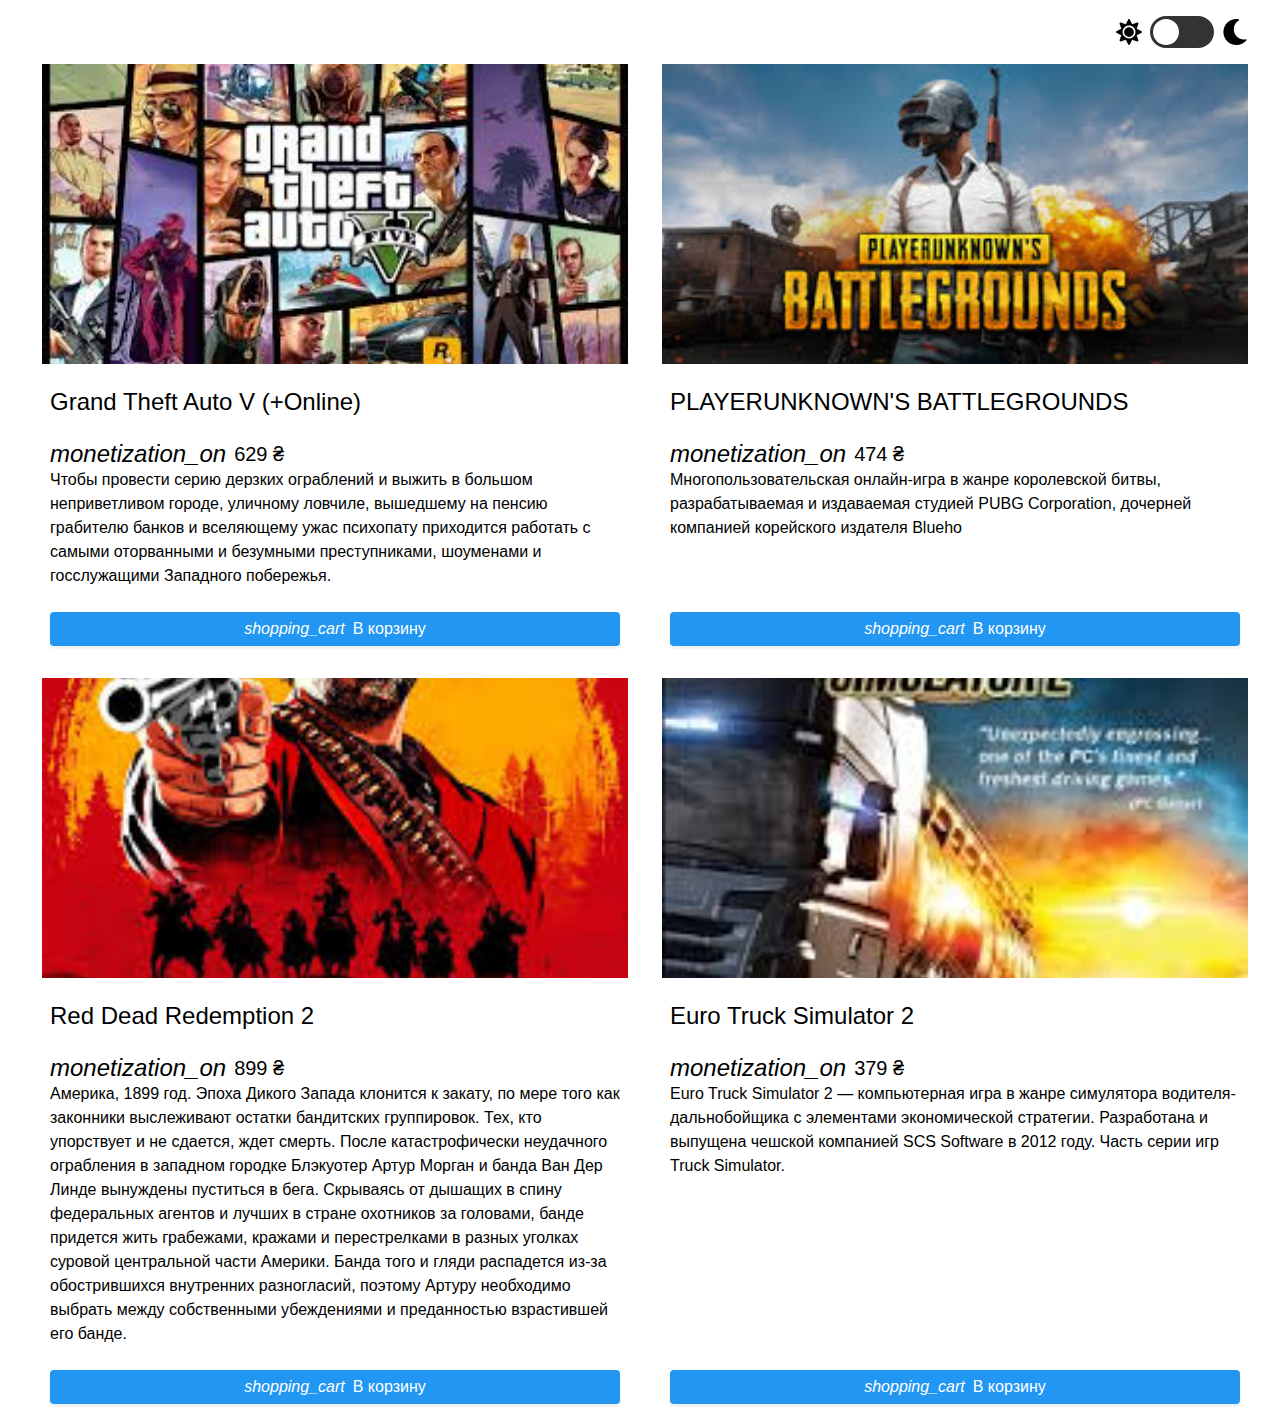
<file: index.html>
<!doctype html><html lang="en"><head><meta charset="UTF-8"><meta name="viewport" content="width=device-width,initial-scale=1"><title>researcher</title><link href="style.css" rel="stylesheet"></head><body><section class="module-10"><div class="toolbar"><div class="theme-switch"><svg aria-hidden="true" data-prefix="fas" data-icon="sun" role="img" xmlns="http://www.w3.org/2000/svg" viewBox="0 0 512 512" class="theme-switch__icon"><path fill="currentColor" d="M256 160c-52.9 0-96 43.1-96 96s43.1 96 96 96 96-43.1 96-96-43.1-96-96-96zm246.4 80.5l-94.7-47.3 33.5-100.4c4.5-13.6-8.4-26.5-21.9-21.9l-100.4 33.5-47.4-94.8c-6.4-12.8-24.6-12.8-31 0l-47.3 94.7L92.7 70.8c-13.6-4.5-26.5 8.4-21.9 21.9l33.5 100.4-94.7 47.4c-12.8 6.4-12.8 24.6 0 31l94.7 47.3-33.5 100.5c-4.5 13.6 8.4 26.5 21.9 21.9l100.4-33.5 47.3 94.7c6.4 12.8 24.6 12.8 31 0l47.3-94.7 100.4 33.5c13.6 4.5 26.5-8.4 21.9-21.9l-33.5-100.4 94.7-47.3c13-6.5 13-24.7.2-31.1zm-155.9 106c-49.9 49.9-131.1 49.9-181 0-49.9-49.9-49.9-131.1 0-181 49.9-49.9 131.1-49.9 181 0 49.9 49.9 49.9 131.1 0 181z"></path></svg><div class="switch"><input class="switch__input js-switch-input" type="checkbox" name="theme" id="theme-switch-control"> <label aria-hidden="true" class="switch__label" for="theme-switch-control">On</label><div aria-hidden="true" class="switch__marker"></div></div><svg aria-hidden="true" data-prefix="fas" data-icon="moon" role="img" xmlns="http://www.w3.org/2000/svg" viewBox="0 0 512 512" class="theme-switch__icon"><path fill="currentColor" d="M283.211 512c78.962 0 151.079-35.925 198.857-94.792 7.068-8.708-.639-21.43-11.562-19.35-124.203 23.654-238.262-71.576-238.262-196.954 0-72.222 38.662-138.635 101.498-174.394 9.686-5.512 7.25-20.197-3.756-22.23A258.156 258.156 0 0 0 283.211 0c-141.309 0-256 114.511-256 256 0 141.309 114.511 256 256 256z"></path></svg></div></div><ul class="menu js-menu"></ul></section><main></main><script src="main.bundle.js"></script></body></html>
</file>
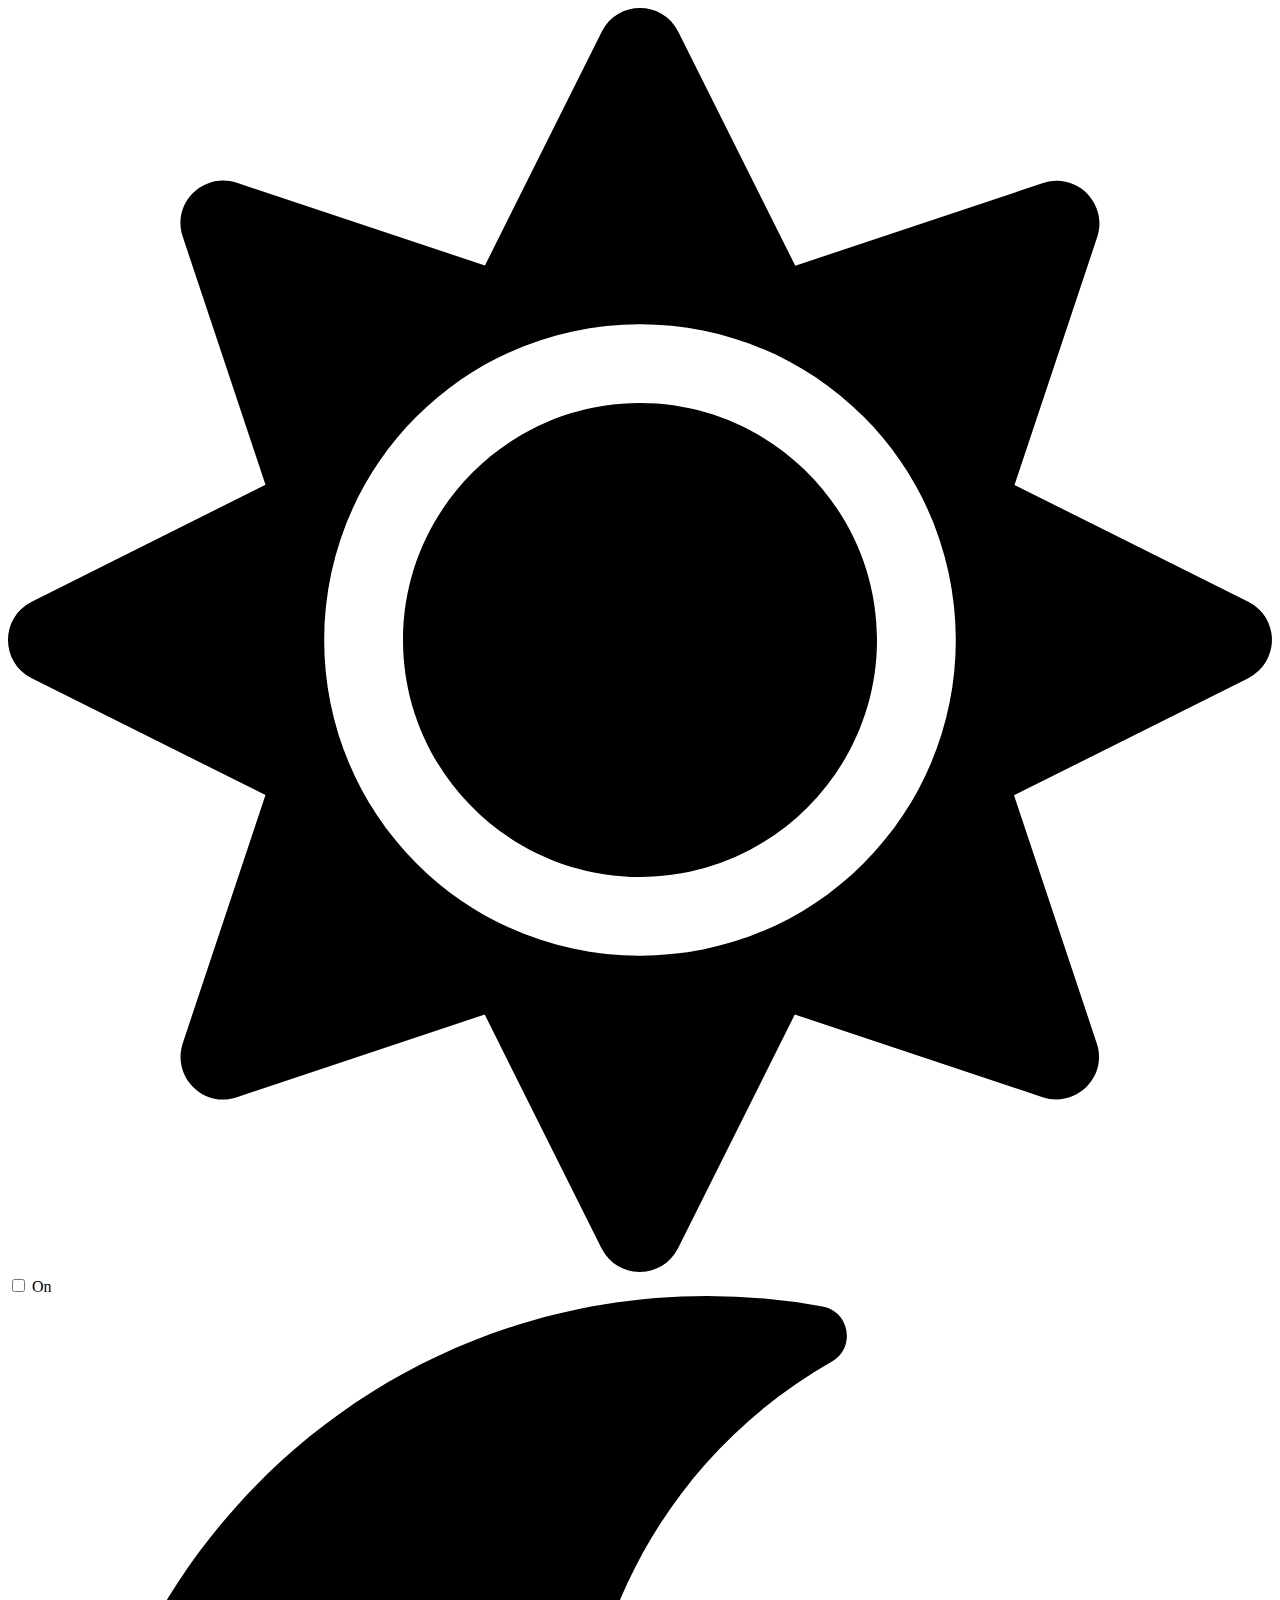
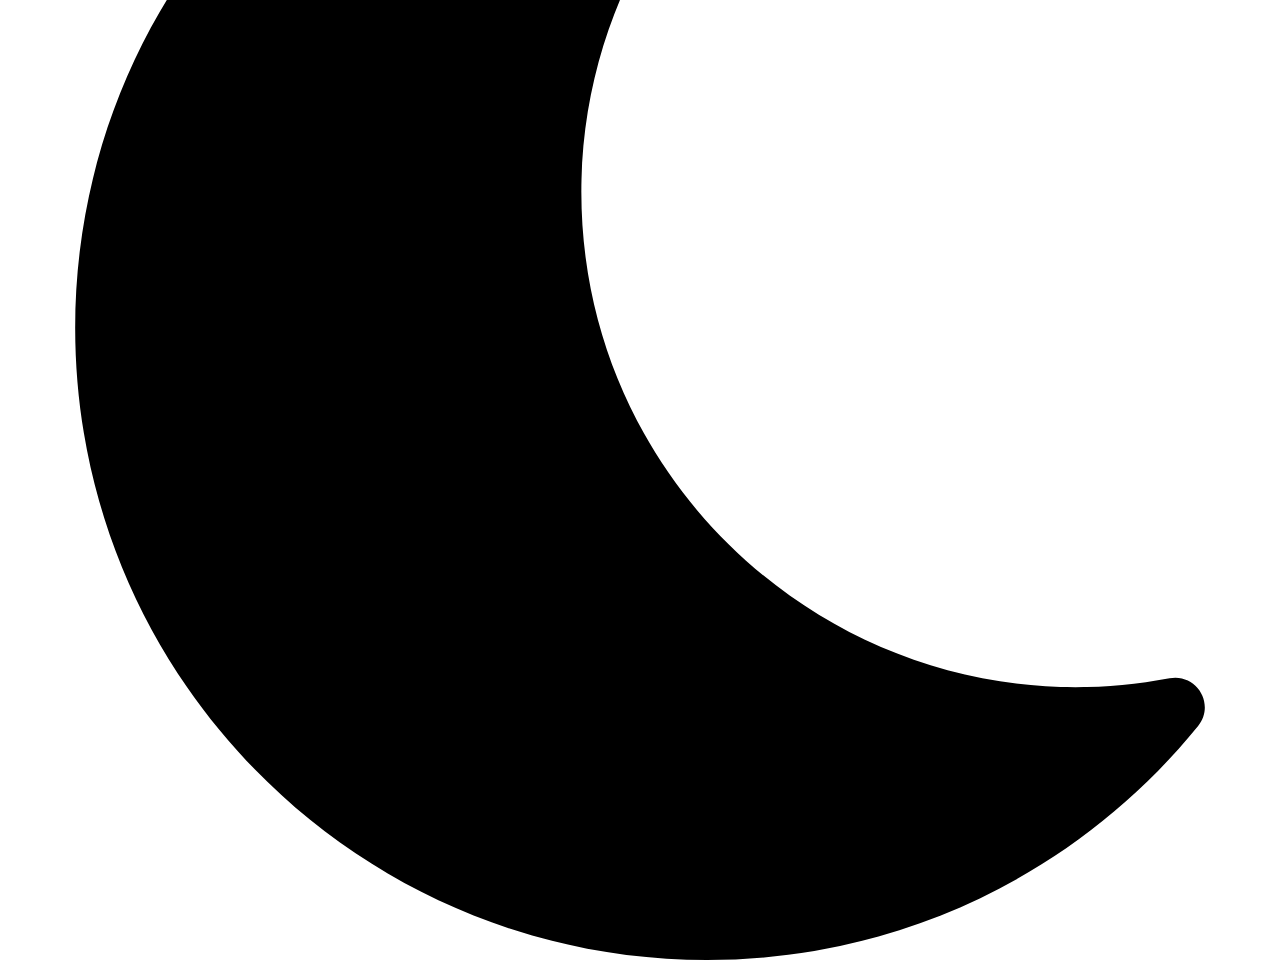
<file: src/index.html>
<!DOCTYPE html>
<html lang="en">
  <head>
    <meta charset="UTF-8" />
    <meta name="viewport" content="width=device-width, initial-scale=1.0" />
    <title>researcher</title>
  </head>

  <body>
    <section class="module-10">
      <div class="toolbar">
        <!-- Разметка переключателя темы -->
        <div class="theme-switch">
          <svg
            aria-hidden="true"
            data-prefix="fas"
            data-icon="sun"
            role="img"
            xmlns="http://www.w3.org/2000/svg"
            viewBox="0 0 512 512"
            class="theme-switch__icon"
          >
            <path
              fill="currentColor"
              d="M256 160c-52.9 0-96 43.1-96 96s43.1 96 96 96 96-43.1 96-96-43.1-96-96-96zm246.4 80.5l-94.7-47.3 33.5-100.4c4.5-13.6-8.4-26.5-21.9-21.9l-100.4 33.5-47.4-94.8c-6.4-12.8-24.6-12.8-31 0l-47.3 94.7L92.7 70.8c-13.6-4.5-26.5 8.4-21.9 21.9l33.5 100.4-94.7 47.4c-12.8 6.4-12.8 24.6 0 31l94.7 47.3-33.5 100.5c-4.5 13.6 8.4 26.5 21.9 21.9l100.4-33.5 47.3 94.7c6.4 12.8 24.6 12.8 31 0l47.3-94.7 100.4 33.5c13.6 4.5 26.5-8.4 21.9-21.9l-33.5-100.4 94.7-47.3c13-6.5 13-24.7.2-31.1zm-155.9 106c-49.9 49.9-131.1 49.9-181 0-49.9-49.9-49.9-131.1 0-181 49.9-49.9 131.1-49.9 181 0 49.9 49.9 49.9 131.1 0 181z"
            ></path>
          </svg>

          <div class="switch">
            <input
              class="switch__input js-switch-input"
              type="checkbox"
              name="theme"
              id="theme-switch-control"
            />
            <label
              aria-hidden="true"
              class="switch__label"
              for="theme-switch-control"
              >On</label
            >
            <div aria-hidden="true" class="switch__marker"></div>
          </div>

          <svg
            aria-hidden="true"
            data-prefix="fas"
            data-icon="moon"
            role="img"
            xmlns="http://www.w3.org/2000/svg"
            viewBox="0 0 512 512"
            class="theme-switch__icon"
          >
            <path
              fill="currentColor"
              d="M283.211 512c78.962 0 151.079-35.925 198.857-94.792 7.068-8.708-.639-21.43-11.562-19.35-124.203 23.654-238.262-71.576-238.262-196.954 0-72.222 38.662-138.635 101.498-174.394 9.686-5.512 7.25-20.197-3.756-22.23A258.156 258.156 0 0 0 283.211 0c-141.309 0-256 114.511-256 256 0 141.309 114.511 256 256 256z"
            ></path>
          </svg>
        </div>
      </div>

      <!-- В этот список рендери разметку меню -->
      <ul class="menu js-menu"></ul>
    </section>
    <main></main>
  </body>
</html>
</file>
<file: style.css>
*{padding:0;margin:0}a{text-decoration:none}ul{list-style:none}.container{max-width:1800px;margin:0 auto;padding:15px}.header,nav,ul{display:flex;flex-flow:row;justify-content:space-between}li{margin-left:10px}html{box-sizing:border-box;width:100vw;overflow-x:hidden}*,:after,:before{box-sizing:inherit}body{margin:0;font-family:-apple-system,BlinkMacSystemFont,Segoe UI,Roboto,Oxygen,Ubuntu,Cantarell,Open Sans,Helvetica Neue,sans-serif;transition:color .15s ease-out,background-color .15s ease-out}.light-theme{background-color:#fff;color:#333}.dark-theme{background-color:#333;color:#fff}.toolbar{display:flex;justify-content:flex-end;padding:16px 24px}.theme-switch{display:flex;align-items:center;transition:color .15s ease-in 0}.theme-switch__icon{color:currentColor;height:26px;margin-right:8px;margin-left:8px}.switch{display:flex;flex-shrink:0;align-items:center;position:relative;width:64px;height:32px;border-radius:50em;padding:3px 0}.switch__input,.switch__label{position:absolute;left:0;top:0}.switch__input{margin:0;padding:0;opacity:0;height:0;width:0;pointer-events:none}.switch__input:checked+.switch__label{background-color:#d3d3d4}.switch__input:checked+.switch__label+.switch__marker{left:calc(100% - 29px)}.switch__input:active+.switch__label,.switch__input:focus+.switch__label{box-shadow:0 0 0 3px rgba(42,109,244,.2)}.switch__label{width:100%;height:100%;color:transparent;-webkit-user-select:none;-moz-user-select:none;-ms-user-select:none;user-select:none;background-color:#333;border-radius:inherit;z-index:1;transition:background-color .15s;cursor:pointer}.switch__marker{position:relative;background-color:#fff;width:26px;height:26px;border-radius:50%;z-index:2;pointer-events:none;box-shadow:0 1px 1px rgba(0,0,0,.25);left:3px;transition:left .2s;will-change:left}.menu{padding:0;list-style:none;max-width:calc(100% - 64px);margin:0 auto;display:grid;justify-content:center;grid-template-columns:repeat(auto-fill,minmax(400px,1fr));grid-gap:24px}.card{position:relative;justify-content:space-between;height:100%;padding-bottom:8px}.card,.card__content{display:flex;flex-direction:column}.card__content{padding:8px;flex-grow:1}.card__image{height:300px;-o-object-fit:cover;object-fit:cover;max-width:100%}.card__name{margin-top:16px;margin-bottom:0;font-size:24px;font-weight:500}.card__descr{line-height:1.5;flex-grow:1}.card__price{display:flex;align-items:center;margin-top:24px;font-size:20px}.card__price i{margin-right:8px;font-size:24px}.card__button,.card__reviews{display:block;margin-top:16px}.card__button{margin-left:auto;margin-right:auto;width:calc(100% - 16px)}.tag-list{display:flex;flex-wrap:wrap;padding:0;margin:0;list-style:none}.tag-list__item{padding:4px 8px;margin:4px;border-radius:2px;background-color:#3f51b5;color:#fff}.button{display:inline-flex;align-items:center;justify-content:center;color:#fff;background-color:#2196f3;border:0;outline:0;padding:8px 24px;border-radius:4px;cursor:pointer;box-shadow:0 2px 1px 1px rgba(0,0,0,.05);font:inherit;font-weight:500;-webkit-user-select:none;-moz-user-select:none;-ms-user-select:none;user-select:none;transition:background-color .2s ease-in-out}.button:hover{box-shadow:0 2px 1px 1px rgba(0,0,0,.15);background-color:#1976d2}.button__icon{margin-right:8px}
</file>
